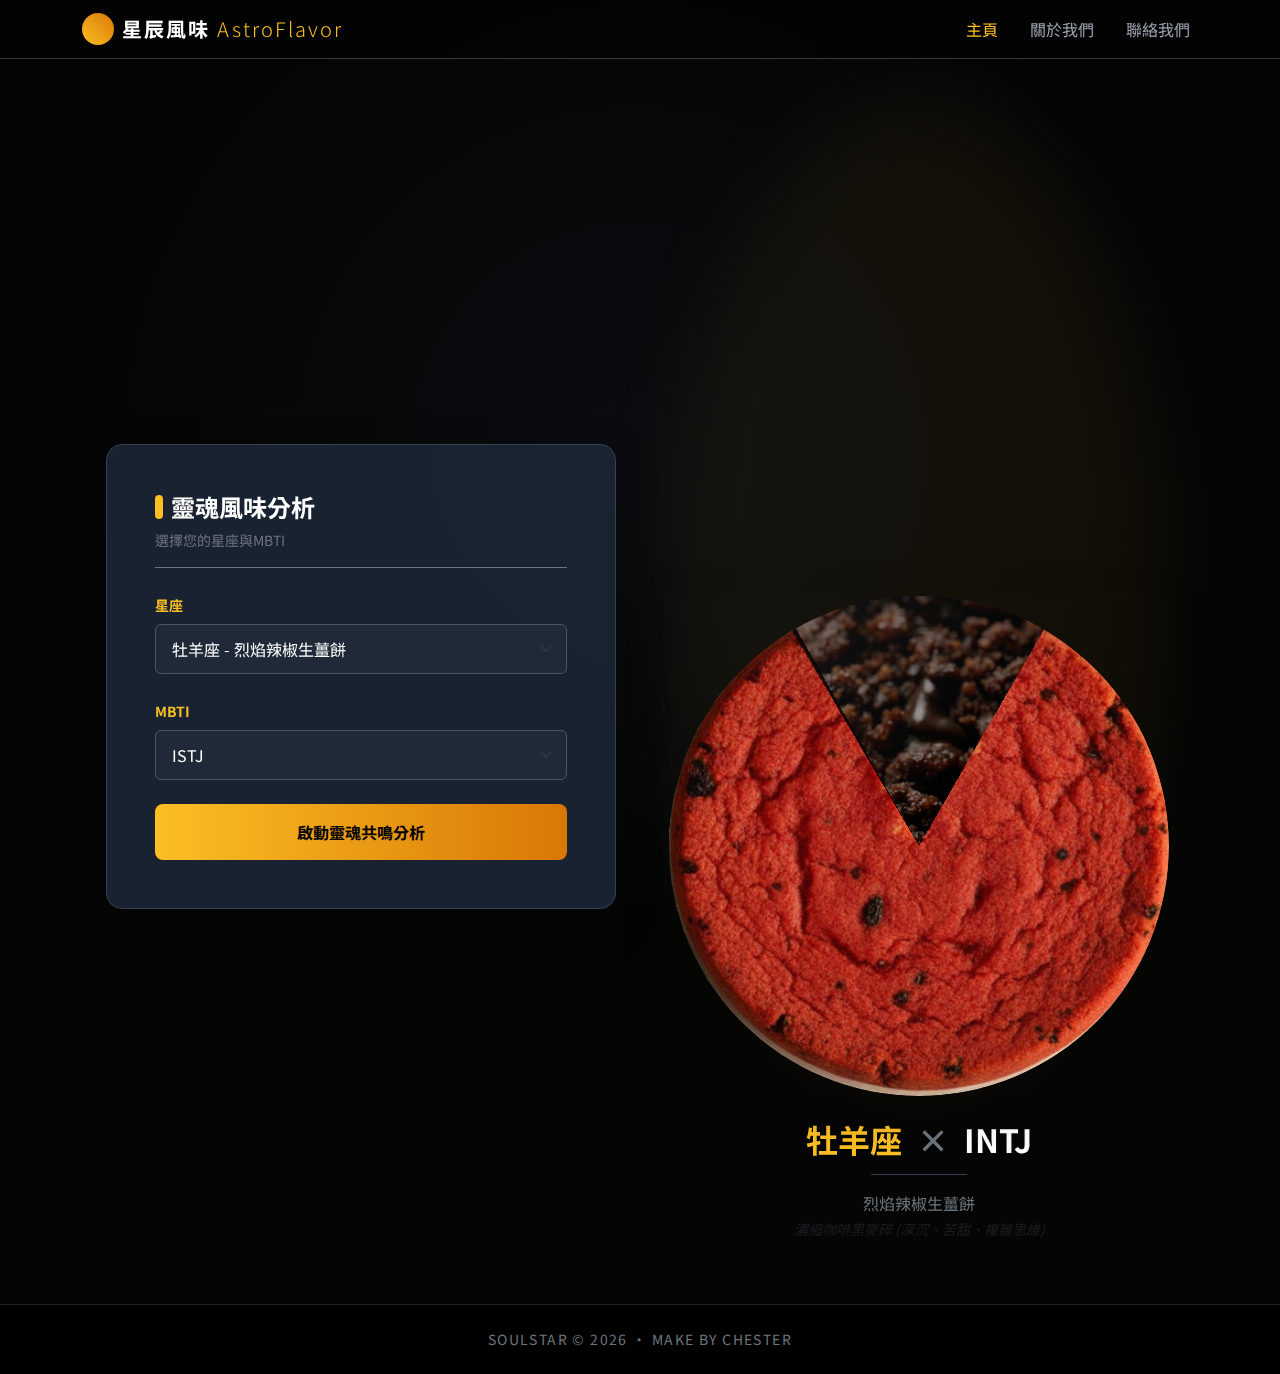
<file: index.html>
<!DOCTYPE html>
<html lang="zh-TW">
<head>
    <meta charset="UTF-8">
    <meta name="viewport" content="width=device-width, initial-scale=1.0">
    <title>靈魂星圖 | SoulStar</title>
    <link href="https://cdn.jsdelivr.net/npm/bootstrap@5.3.2/dist/css/bootstrap.min.css" rel="stylesheet">
    <link rel="preconnect" href="https://fonts.googleapis.com">
    <link rel="preconnect" href="https://fonts.gstatic.com" crossorigin>
    <link href="https://fonts.googleapis.com/css2?family=Noto+Sans+TC:wght@300;400;500;700&display=swap" rel="stylesheet">
    <link rel="stylesheet" href="style.css">
</head>
<body class="d-flex flex-column min-vh-100">
    <header class="fixed-top">
        <nav class="navbar navbar-expand-md navbar-dark custom-navbar">
            <div class="container">
                <a class="navbar-brand d-flex align-items-center gap-2" href="index.html">
                    <div class="logo-circle"></div>
                    <span class="fw-bold tracking-widest">星辰風味 <span class="text-astro-gold fw-light">AstroFlavor</span></span>
                </a>
                <button class="navbar-toggler" type="button" data-bs-toggle="collapse" data-bs-target="#navbarNav">
                    <span class="navbar-toggler-icon"></span>
                </button>
                <div class="collapse navbar-collapse justify-content-end" id="navbarNav">
                    <ul class="navbar-nav align-items-center gap-3 mt-3 mt-md-0">
                        <li class="nav-item">
                            <a class="nav-link active" href="index.html">主頁</a>
                        </li>
                        <li class="nav-item">
                            <a class="nav-link" href="about.html">關於我們</a>
                        </li>
                        <li class="nav-item">
                            <a class="nav-link" href="mailto:linsakcc@gmail.com">聯絡我們</a>
                        </li>
                    </ul>
                </div>
            </div>
        </nav>
    </header>

    <main class="container flex-grow-1 py-5 mt-5 d-flex align-items-center">
        <div class="row w-100 align-items-center gy-5 gx-lg-5 mx-0">
            <section class="col-lg-6 order-2 order-lg-1">
                <div class="glass-card p-4 p-md-5 rounded-4 shadow-lg">
                    <div class="border-bottom border-secondary pb-3 mb-4">
                        <h2 class="h4 fw-bold text-white d-flex align-items-center gap-2">
                            <span class="indicator-pill"></span>
                            靈魂風味分析
                        </h2>
                        <p class="text-secondary small mb-0 mt-2">選擇您的星座與MBTI</p>
                    </div>

                    <div class="mb-4">
                        <label for="sun-select" class="form-label text-astro-gold small fw-bold text-uppercase">星座</label>
                        <select id="sun-select" class="form-select custom-select"></select>
                    </div>

                    <div class="mb-4">
                        <label for="mbti-select" class="form-label text-astro-gold small fw-bold text-uppercase">MBTI</label>
                        <select id="mbti-select" class="form-select custom-select"></select>
                    </div>

                    <button id="analyze-btn" class="btn btn-astro-gradient w-100 py-3 fw-bold text-uppercase rounded-3">
                        啟動靈魂共鳴分析
                    </button>
                </div>
            </section>

            <section class="col-lg-6 order-1 order-lg-2">
                <div class="position-relative w-100 mx-auto" style="max-width: 500px;">
                    <div class="ratio ratio-1x1 mb-4">
                        <div id="loading-overlay" class="position-absolute top-0 start-0 w-100 h-100 rounded-circle bg-black bg-opacity-75 d-none flex-column align-items-center justify-content-center z-3 backdrop-blur">
                            <div class="spinner-border text-astro-gold mb-3" role="status"></div>
                            <p class="text-astro-gold fw-medium tracking-widest m-0">分析靈魂頻率中...</p>
                        </div>
                        
                        <div class="glow-bg position-absolute top-0 start-0 w-100 h-100 rounded-circle"></div>

                        <div class="position-relative w-100 h-100 d-flex align-items-center justify-content-center">
                            <div class="position-relative w-100 h-100 overflow-hidden rounded-circle z-0">
                                <img id="filling-img" src="" alt="Filling" class="w-100 h-100 object-fit-cover">
                                <div class="position-absolute top-0 start-0 w-100 h-100 bg-black opacity-25 mix-multiply"></div>
                            </div>
                            
                            <div class="position-absolute w-100 h-100 z-1 d-flex align-items-center justify-content-center shadow-lg">
                                <div class="position-relative w-100 h-100 transition-transform">
                                    <img id="cookie-img" src="" alt="Cookie" class="w-100 h-100 object-fit-cover rounded-circle mask-cutout">
                                    <div class="shadow-overlay"></div>
                                    <div class="lighting-overlay"></div>
                                </div>
                            </div>
                        </div>
                    </div>

                    <div class="text-center w-100">
                        <h3 class="h2 fw-bold text-white mb-3">
                            <span id="product-title-sun" class="text-astro-gold"></span> 
                            <span class="text-secondary mx-2">×</span> 
                            <span id="product-title-filling" class="text-white"></span>
                        </h3>
                        <div class="divider mx-auto my-3"></div>
                        <p id="product-flavor-sun" class="text-secondary mb-1"></p>
                        <p id="product-flavor-filling" class="text-muted small fst-italic mx-auto" style="max-width: 300px;"></p>
                    </div>
                </div>
            </section>
        </div>
    </main>

    <footer class="text-center text-secondary py-4 border-top border-dark bg-black bg-opacity-75 mt-auto">
        <p class="small text-uppercase tracking-widest m-0">SoulStar © 2026 • make by Chester</p>
    </footer>

    <script src="https://cdn.jsdelivr.net/npm/bootstrap@5.3.2/dist/js/bootstrap.bundle.min.js"></script>
    <script src="script.js"></script>
</body>
</html>
</file>
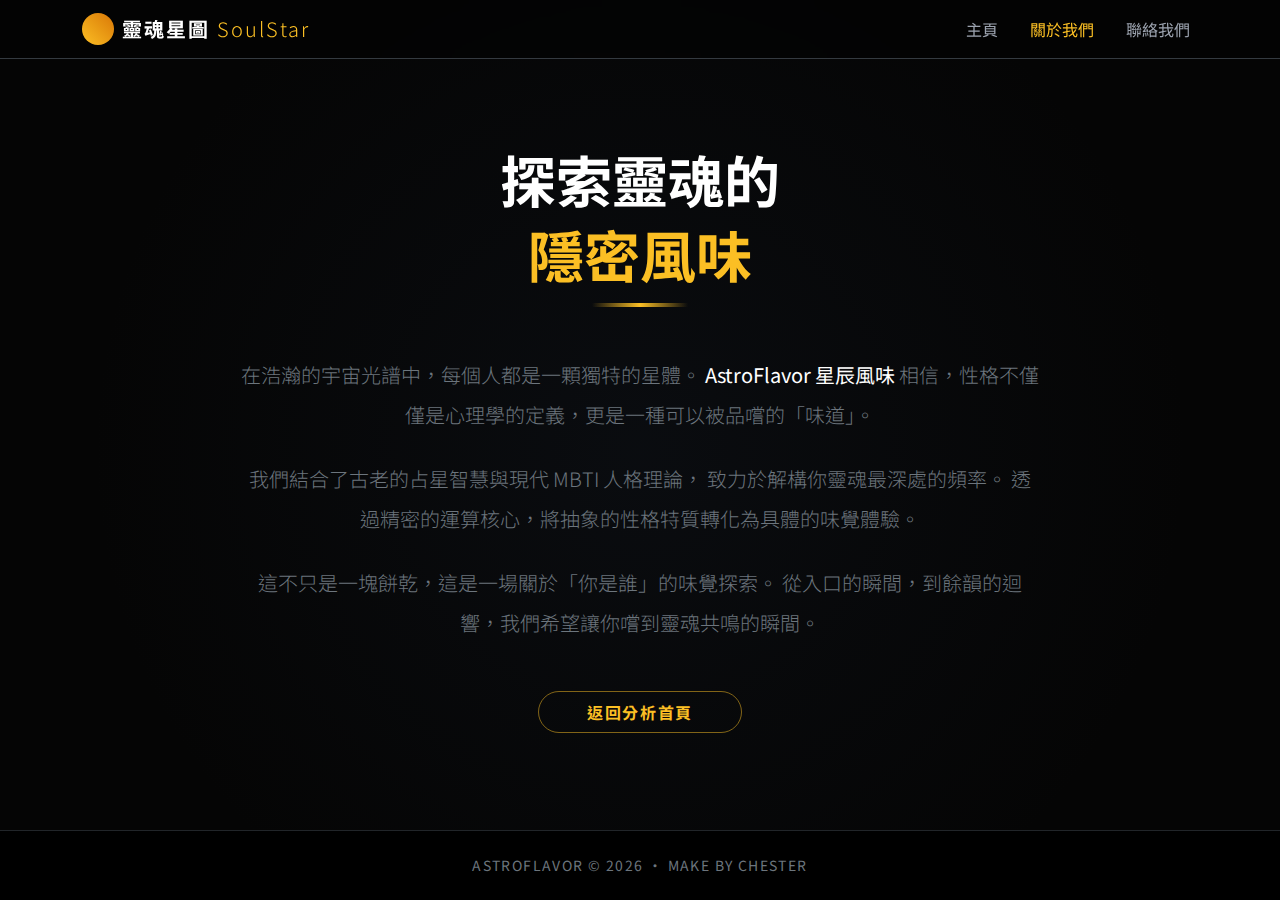
<file: about.html>
<!DOCTYPE html>
<html lang="zh-TW">
<head>
    <meta charset="UTF-8">
    <meta name="viewport" content="width=device-width, initial-scale=1.0">
    <title>關於我們 | 靈魂星圖 SoulStar</title>
    <link href="https://cdn.jsdelivr.net/npm/bootstrap@5.3.2/dist/css/bootstrap.min.css" rel="stylesheet">
    <link rel="preconnect" href="https://fonts.googleapis.com">
    <link rel="preconnect" href="https://fonts.gstatic.com" crossorigin>
    <link href="https://fonts.googleapis.com/css2?family=Noto+Sans+TC:wght@300;400;500;700&display=swap" rel="stylesheet">
    <link rel="stylesheet" href="style.css">
</head>
<body class="d-flex flex-column min-vh-100">
    <header class="fixed-top">
        <nav class="navbar navbar-expand-md navbar-dark custom-navbar">
            <div class="container">
                <a class="navbar-brand d-flex align-items-center gap-2" href="index.html">
                    <div class="logo-circle"></div>
                    <span class="fw-bold tracking-widest">靈魂星圖 <span class="text-astro-gold fw-light">SoulStar</span></span>
                </a>
                <button class="navbar-toggler" type="button" data-bs-toggle="collapse" data-bs-target="#navbarNav">
                    <span class="navbar-toggler-icon"></span>
                </button>
                <div class="collapse navbar-collapse justify-content-end" id="navbarNav">
                    <ul class="navbar-nav align-items-center gap-3 mt-3 mt-md-0">
                        <li class="nav-item">
                            <a class="nav-link" href="index.html">主頁</a>
                        </li>
                        <li class="nav-item">
                            <a class="nav-link active" href="about.html">關於我們</a>
                        </li>
                        <li class="nav-item">
                            <a class="nav-link" href="mailto:linsakcc@gmail.com">聯絡我們</a>
                        </li>
                    </ul>
                </div>
            </div>
        </nav>
    </header>

    <main class="container flex-grow-1 d-flex align-items-center justify-content-center py-5 mt-5">
        <div class="text-center" style="max-width: 800px;">
            <div class="mb-5">
                <h2 class="display-4 fw-bold text-white mb-3">
                    探索靈魂的<span class="d-block text-astro-gold mt-2">隱密風味</span>
                </h2>
                <div class="gold-line mx-auto"></div>
            </div>

            <div class="text-secondary fs-5 lh-lg fw-light mb-5">
                <p class="mb-4">
                    在浩瀚的宇宙光譜中，每個人都是一顆獨特的星體。
                    <strong class="text-white">AstroFlavor 星辰風味</strong> 相信，性格不僅僅是心理學的定義，更是一種可以被品嚐的「味道」。
                </p>
                <p class="mb-4">
                    我們結合了古老的占星智慧與現代 MBTI 人格理論，
                    致力於解構你靈魂最深處的頻率。
                    透過精密的運算核心，將抽象的性格特質轉化為具體的味覺體驗。
                </p>
                <p class="mb-0">
                    這不只是一塊餅乾，這是一場關於「你是誰」的味覺探索。
                    從入口的瞬間，到餘韻的迴響，我們希望讓你嚐到靈魂共鳴的瞬間。
                </p>
            </div>

            <a href="index.html" class="btn btn-outline-gold rounded-pill px-5 py-2 fw-bold tracking-widest text-uppercase">
                返回分析首頁
            </a>
        </div>
    </main>

    <footer class="text-center text-secondary py-4 border-top border-dark bg-black bg-opacity-75 mt-auto">
        <p class="small text-uppercase tracking-widest m-0">AstroFlavor © 2026 • make by Chester</p>
    </footer>

    <script src="https://cdn.jsdelivr.net/npm/bootstrap@5.3.2/dist/js/bootstrap.bundle.min.js"></script>
</body>
</html>
</file>
<file: style.css>
:root {
    --astro-bg: #050505;
    --astro-gold: #fbbf24;
    --astro-accent: #d97706;
    --astro-surface: rgba(30, 41, 59, 0.8);
    --astro-font: 'Noto Sans TC', sans-serif;
}

body {
    background-color: var(--astro-bg);
    background-image: radial-gradient(circle at 50% 50%, rgba(30, 41, 59, 0.2) 0%, transparent 70%);
    background-attachment: fixed;
    color: #e2e8f0;
    font-family: var(--astro-font);
}

.text-astro-gold {
    color: var(--astro-gold) !important;
}

.bg-black {
    background-color: #000 !important;
}

.tracking-widest {
    letter-spacing: 0.1em;
}

.custom-navbar {
    background-color: rgba(0, 0, 0, 0.4);
    backdrop-filter: blur(8px);
    border-bottom: 1px solid #343a40;
}

.logo-circle {
    width: 32px;
    height: 32px;
    border-radius: 50%;
    background: linear-gradient(to top right, var(--astro-gold), var(--astro-accent));
    animation: pulse 2s infinite;
}

@keyframes pulse {
    0%, 100% { opacity: 1; }
    50% { opacity: .5; }
}

.nav-link {
    color: #9ca3af !important;
    transition: color 0.3s;
}

.nav-link:hover, .nav-link.active {
    color: var(--astro-gold) !important;
}

.glass-card {
    background-color: var(--astro-surface);
    backdrop-filter: blur(12px);
    border: 1px solid #374151;
}

.indicator-pill {
    width: 8px;
    height: 24px;
    background-color: var(--astro-gold);
    border-radius: 50px;
    display: inline-block;
}

.custom-select {
    background-color: #1f2937;
    border: 1px solid #4b5563;
    color: white;
    padding: 0.75rem 1rem;
    cursor: pointer;
}

.custom-select:focus {
    background-color: #1f2937;
    border-color: var(--astro-gold);
    box-shadow: 0 0 0 0.25rem rgba(251, 191, 36, 0.25);
    color: white;
}

.btn-astro-gradient {
    background: linear-gradient(to right, var(--astro-gold), var(--astro-accent));
    color: black;
    border: none;
    transition: filter 0.3s;
}

.btn-astro-gradient:hover {
    filter: brightness(110%);
    color: black;
}

.btn-outline-gold {
    border: 1px solid rgba(251, 191, 36, 0.5);
    color: var(--astro-gold);
    transition: all 0.3s;
}

.btn-outline-gold:hover {
    background-color: var(--astro-gold);
    color: black;
}

.glow-bg {
    background-color: rgba(251, 191, 36, 0.05);
    filter: blur(40px);
}

.mask-cutout {
    -webkit-mask-image: conic-gradient(from 30deg, black 0deg 300deg, transparent 300deg 360deg);
    mask-image: conic-gradient(from 30deg, black 0deg 300deg, transparent 300deg 360deg);
}

.shadow-overlay {
    position: absolute;
    inset: 0;
    border-radius: 50%;
    background: conic-gradient(from 30deg, transparent 0deg 299.5deg, rgba(0,0,0,0.8) 299.5deg 300.5deg, transparent 300.5deg);
    pointer-events: none;
}

.lighting-overlay {
    position: absolute;
    inset: 0;
    border-radius: 50%;
    background: linear-gradient(to bottom right, rgba(255,255,255,0.1), transparent, rgba(0,0,0,0.3));
    pointer-events: none;
    mix-blend-mode: overlay;
}

.divider {
    height: 1px;
    width: 6rem;
    background-color: #374151;
}

.gold-line {
    width: 6rem;
    height: 4px;
    background: linear-gradient(to right, transparent, var(--astro-gold), transparent);
}

@keyframes fadeIn {
    from { opacity: 0; transform: scale(0.98); }
    to { opacity: 1; transform: scale(1); }
}

.animate-fadeIn {
    animation: fadeIn 0.8s cubic-bezier(0.2, 0.8, 0.2, 1) forwards;
}

.backdrop-blur {
    backdrop-filter: blur(4px);
}
</file>
